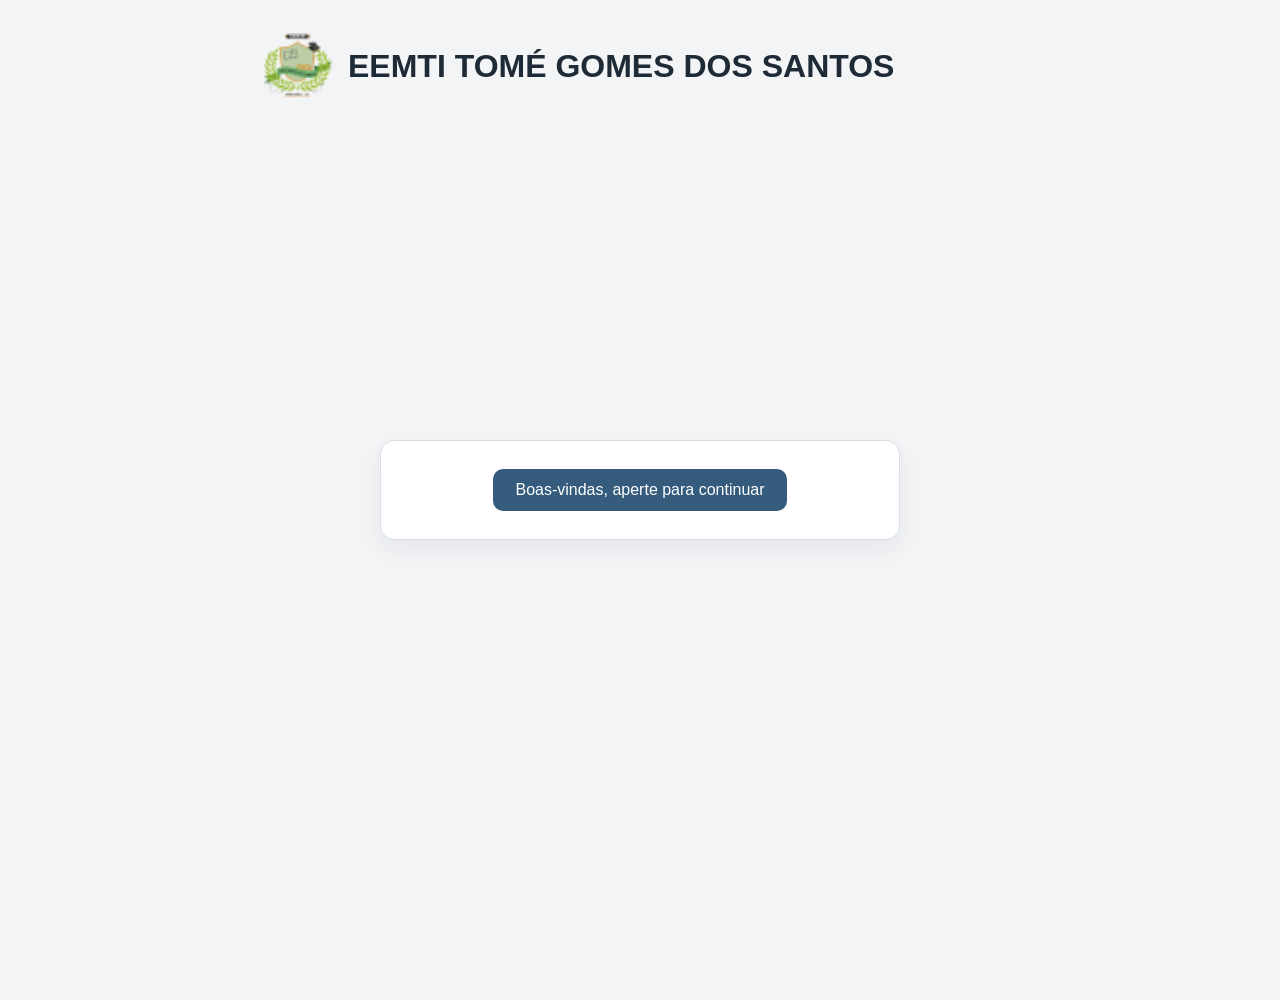
<file: gabarito-ismael/index.html>
<!DOCTYPE html>
<html lang="pt-BR">
<head>
    <meta charset="UTF-8">
    <meta name="viewport" content="width=device-width, initial-scale=1.0">
    <title>Boas-vindas</title>
    <link rel="stylesheet" href="styles.css">
</head>
<body>
    <header class="welcome-top">
        <div class="school-strip">
            <img src="assets/logo-escola-sem-fundo.png" alt="Logo da escola" class="school-logo">
            <div class="school-title-group">
                <h1>EEMTI TOMÉ GOMES DOS SANTOS</h1>
            </div>
        </div>
    </header>

    <main class="welcome-page">
        <section class="welcome-content welcome-card">
            <a class="primary-button" href="login.html">Boas-vindas, aperte para continuar</a>
        </section>
    </main>
</body>
</html>
</file>
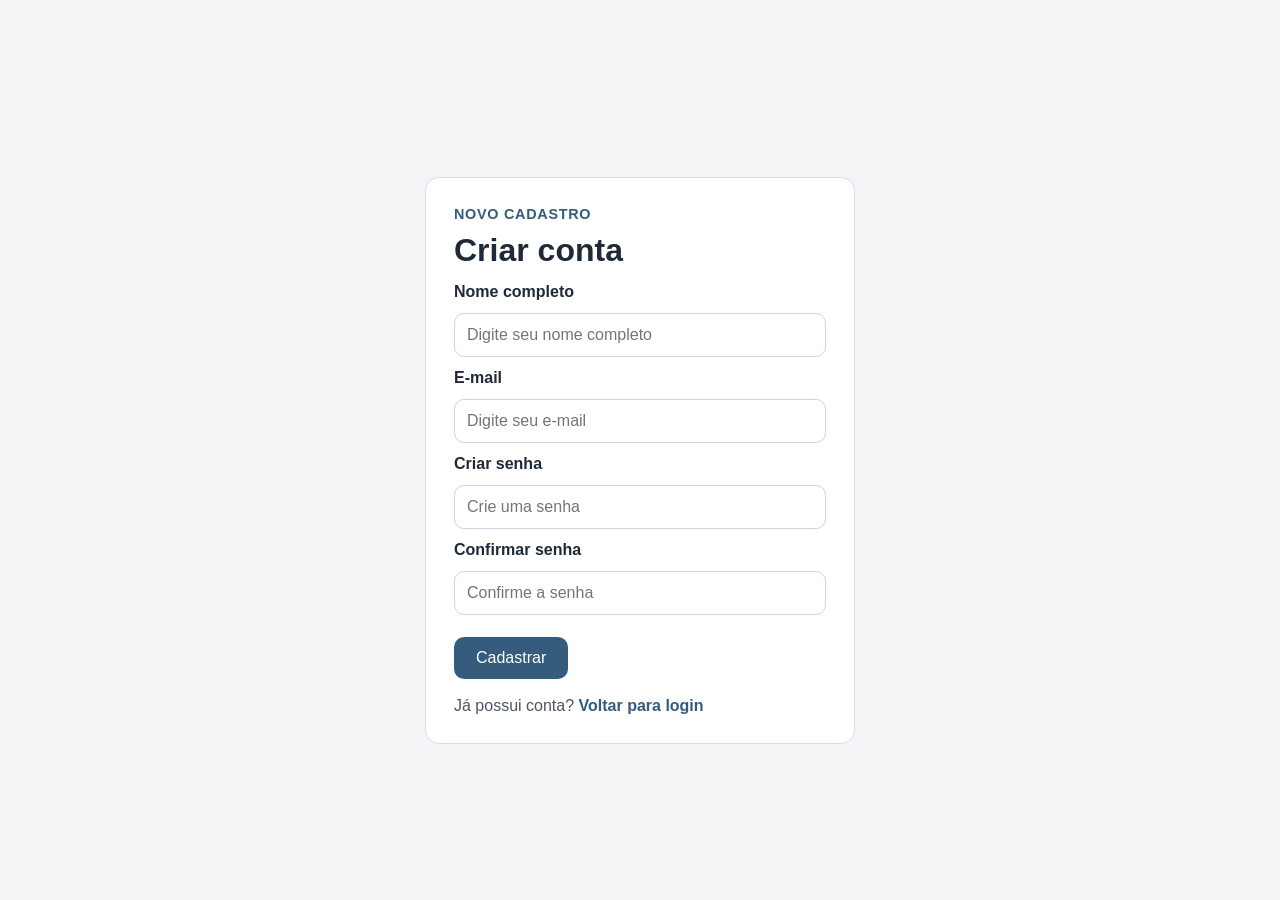
<file: gabarito-ismael/cadastro.html>
<!DOCTYPE html>
<html lang="pt-BR">
<head>
    <meta charset="UTF-8">
    <meta name="viewport" content="width=device-width, initial-scale=1.0">
    <title>Cadastro</title>
    <link rel="stylesheet" href="styles.css">
</head>
<body>
    <main class="page-center">
        <section class="form-box register-box">
            <p class="section-label">Novo cadastro</p>
            <h1>Criar conta</h1>
            <form>
                <label for="nome">Nome completo</label>
                <input id="nome" name="nome" type="text" placeholder="Digite seu nome completo" required>

                <label for="cadastro-email">E-mail</label>
                <input id="cadastro-email" name="email" type="email" placeholder="Digite seu e-mail" required>

                <label for="cadastro-senha">Criar senha</label>
                <input id="cadastro-senha" name="senha" type="password" placeholder="Crie uma senha" required>

                <label for="confirmar-senha">Confirmar senha</label>
                <input id="confirmar-senha" name="confirmar-senha" type="password" placeholder="Confirme a senha" required>

                <button type="submit" class="primary-button">Cadastrar</button>
            </form>

            <p class="switch-link">
                Já possui conta?
                <a href="login.html" data-replace="login">Voltar para login</a>
            </p>
        </section>
    </main>

    <script>
        const loginLink = document.querySelector('[data-replace="login"]');

        loginLink.addEventListener('click', (event) => {
            event.preventDefault();
            window.location.replace('login.html');
        });
    </script>
</body>
</html>
</file>
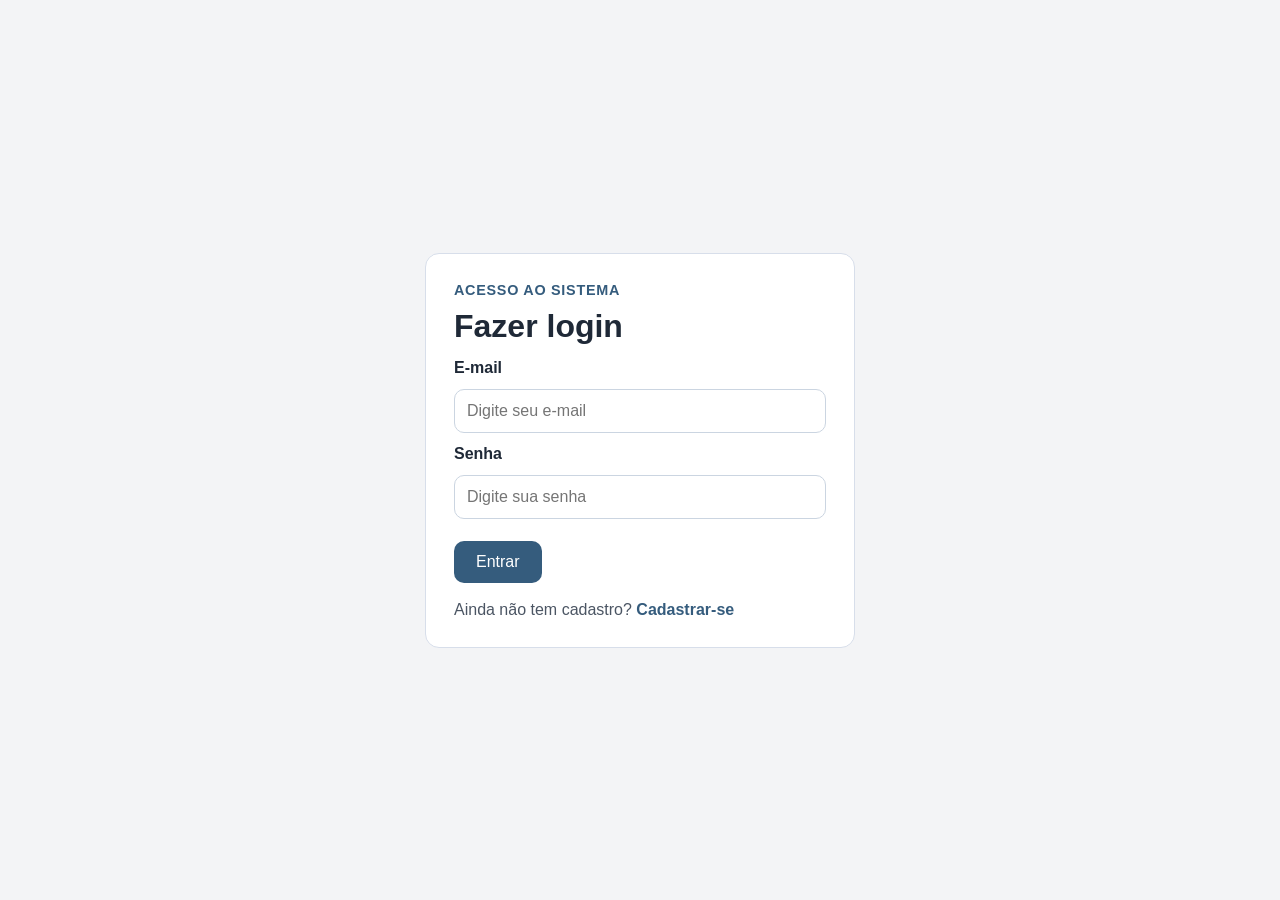
<file: gabarito-ismael/login.html>
<!DOCTYPE html>
<html lang="pt-BR">
<head>
    <meta charset="UTF-8">
    <meta name="viewport" content="width=device-width, initial-scale=1.0">
    <title>Login</title>
    <link rel="stylesheet" href="styles.css">
</head>
<body>
    <main class="page-center">
        <section class="form-box">
            <p class="section-label">Acesso ao sistema</p>
            <h1>Fazer login</h1>
            <form>
                <label for="email">E-mail</label>
                <input id="email" name="email" type="email" placeholder="Digite seu e-mail" required>

                <label for="senha">Senha</label>
                <input id="senha" name="senha" type="password" placeholder="Digite sua senha" required>

                <button type="submit" class="primary-button">Entrar</button>
            </form>

            <p class="switch-link">
                Ainda não tem cadastro?
                <a href="cadastro.html" data-replace="cadastro">Cadastrar-se</a>
            </p>
        </section>
    </main>

    <script>
        const cadastroLink = document.querySelector('[data-replace="cadastro"]');

        cadastroLink.addEventListener('click', (event) => {
            event.preventDefault();
            window.location.replace('cadastro.html');
        });
    </script>
</body>
</html>
</file>
<file: gabarito-ismael/styles.css>
* {
    box-sizing: border-box;
    margin: 0;
    padding: 0;
}

body {
    min-height: 100vh;
    font-family: Arial, Helvetica, sans-serif;
    background: #f3f4f6;
    color: #1f2937;
}

a {
    color: inherit;
}

.welcome-top {
    padding: 32px 24px 0;
}

.school-strip {
    width: min(100%, 760px);
    margin: 0 auto;
    display: flex;
    align-items: center;
    gap: 16px;
    padding: 0 4px;
}

.school-logo {
    width: 68px;
    height: 68px;
    object-fit: contain;
    flex-shrink: 0;
}

.welcome-page,
.page-center {
    min-height: 100vh;
    display: flex;
    align-items: center;
    justify-content: center;
    padding: 24px;
}

.welcome-content,
.form-box {
    width: min(100%, 430px);
}

.school-header {
    display: flex;
    align-items: center;
    gap: 18px;
    margin-bottom: 20px;
}

.school-title-group {
    min-width: 0;
}

.school-label,
.section-label {
    font-size: 0.9rem;
    font-weight: 700;
    color: #355c7d;
    text-transform: uppercase;
    letter-spacing: 0.05em;
    margin-bottom: 10px;
}

.welcome-content h1,
.form-box h1 {
    font-size: 2rem;
    margin-bottom: 14px;
}

.school-title-group h1 {
    white-space: nowrap;
    margin-bottom: 0;
    font-size: 2rem;
    color: #1f2a37;
}

.page-text {
    line-height: 1.6;
    margin-bottom: 24px;
    color: #4b5563;
}

.welcome-card,
.form-box {
    background: #ffffff;
    padding: 28px;
    border-radius: 14px;
    border: 1px solid #d7deea;
}

.welcome-card {
    width: min(100%, 520px);
    margin-top: -120px;
    text-align: center;
    box-shadow: 0 10px 24px rgba(31, 41, 55, 0.06);
}

.register-box {
    margin-top: 20px;
}

form {
    display: flex;
    flex-direction: column;
    gap: 12px;
}

label {
    font-weight: 700;
}

input {
    padding: 12px;
    border: 1px solid #cbd5e1;
    border-radius: 10px;
    font-size: 1rem;
}

.primary-button {
    display: inline-block;
    width: fit-content;
    margin-top: 10px;
    padding: 12px 22px;
    border: none;
    border-radius: 10px;
    background: #355c7d;
    color: #ffffff;
    text-decoration: none;
    font-size: 1rem;
    cursor: pointer;
}

.welcome-card .primary-button {
    margin-top: 0;
}

.switch-link {
    margin-top: 18px;
    color: #4b5563;
}

.switch-link a {
    color: #355c7d;
    font-weight: 700;
    text-decoration: none;
}

@media (max-width: 600px) {
    .welcome-content h1,
    .form-box h1 {
        font-size: 1.7rem;
    }

    .welcome-top {
        padding: 24px 18px 0;
    }

    .school-strip {
        align-items: flex-start;
    }

    .school-title-group h1 {
        white-space: normal;
        font-size: 1.7rem;
    }

    .welcome-card {
        margin-top: -80px;
    }

    .form-box {
        padding: 22px;
    }
}
</file>
